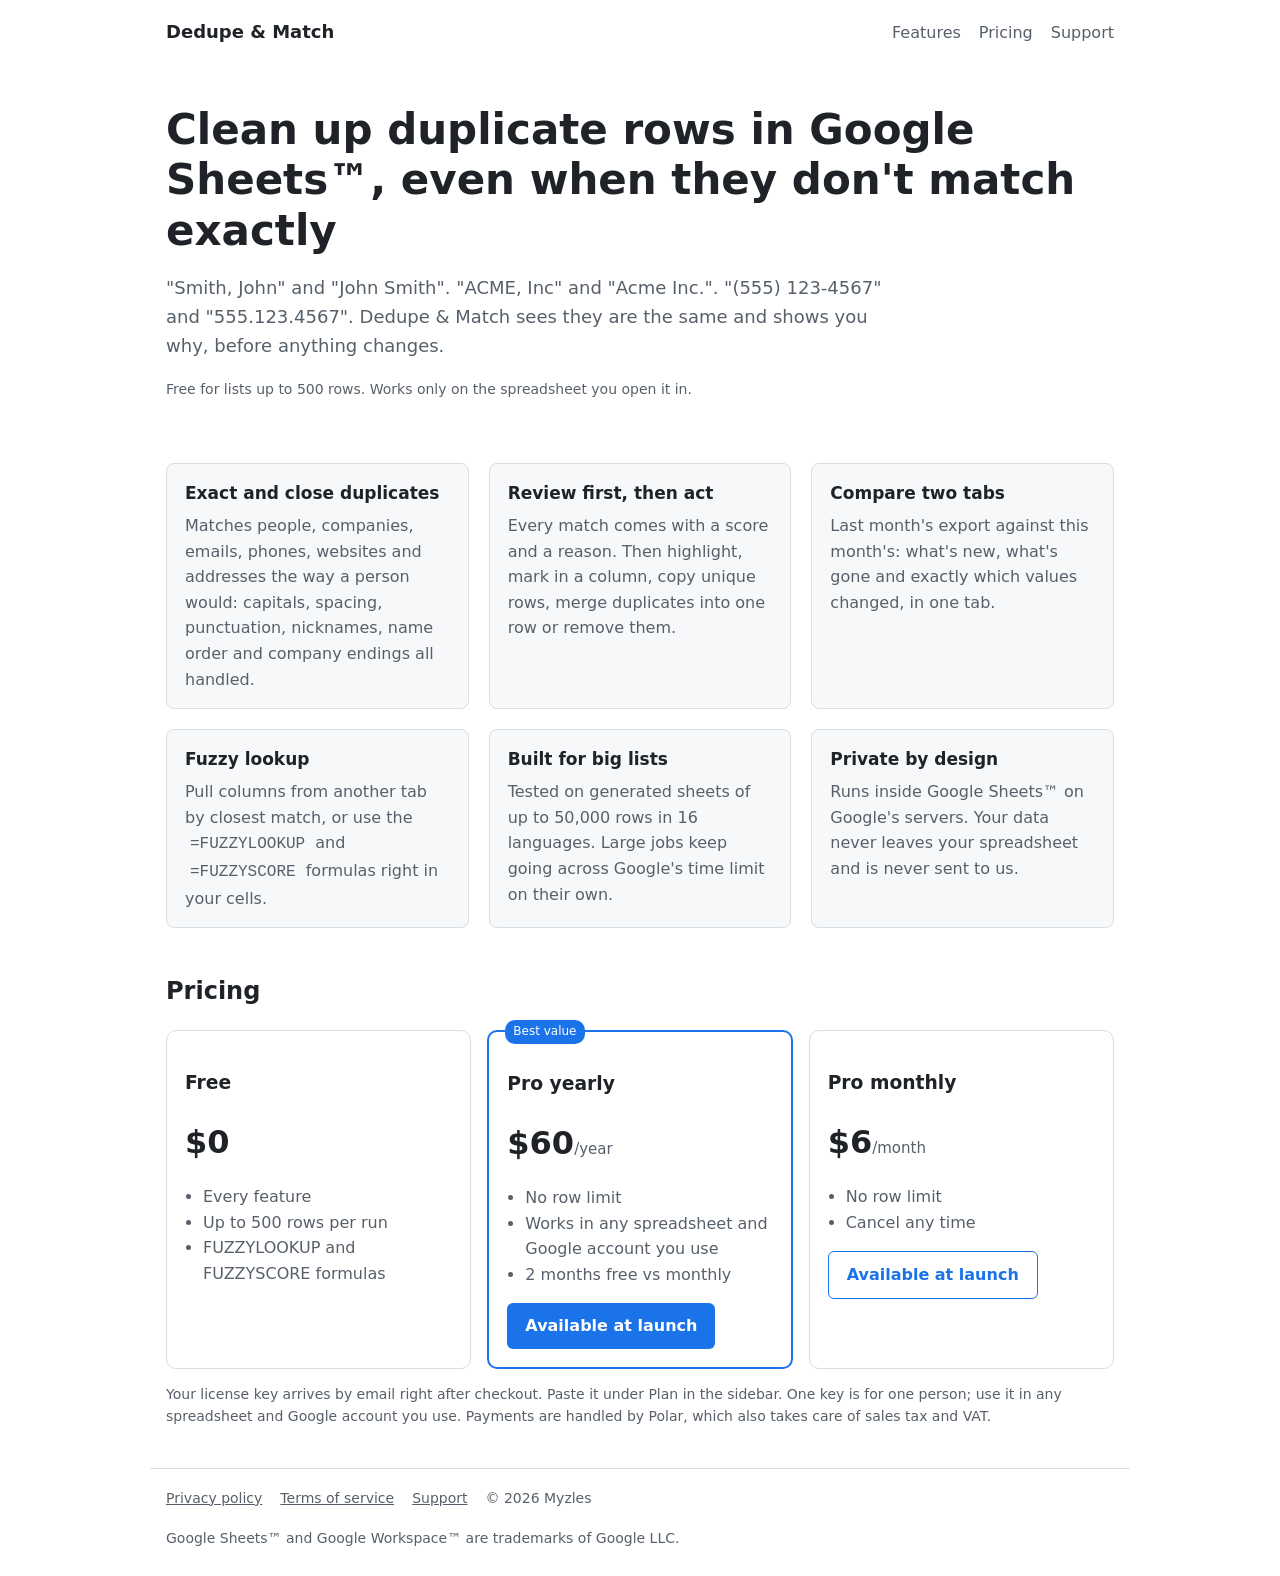
<file: index.html>
<!doctype html>
<html lang="en">
<head>
<meta charset="utf-8">
<meta name="viewport" content="width=device-width, initial-scale=1">
<title>Dedupe & Match for Google Sheets™</title>
<meta name="description" content="Find exact and fuzzy duplicates, compare two tabs and look up close matches in Google Sheets™. Free up to 500 rows per run.">
<link rel="stylesheet" href="style.css">
</head>
<body>
<header class="wrap top">
  <a class="brand" href="./">Dedupe & Match</a>
  <nav><a href="#features">Features</a><a href="#pricing">Pricing</a><a href="support.html">Support</a></nav>
</header>

<section class="wrap hero">
  <h1>Clean up duplicate rows in Google Sheets™, even when they don't match exactly</h1>
  <p class="lead">"Smith, John" and "John Smith". "ACME, Inc" and "Acme Inc.". "(555) 123-4567" and "555.123.4567". Dedupe & Match sees they are the same and shows you why, before anything changes.</p>
  <p><!-- LAUNCH-INSTALL: Marketplace install button goes here after approval (Google: no coming-soon text before OAuth review) --></p>
  <p class="small">Free for lists up to 500 rows. Works only on the spreadsheet you open it in.</p>
</section>

<section id="features" class="wrap grid">
  <div><h3>Exact and close duplicates</h3><p>Matches people, companies, emails, phones, websites and addresses the way a person would: capitals, spacing, punctuation, nicknames, name order and company endings all handled.</p></div>
  <div><h3>Review first, then act</h3><p>Every match comes with a score and a reason. Then highlight, mark in a column, copy unique rows, merge duplicates into one row or remove them.</p></div>
  <div><h3>Compare two tabs</h3><p>Last month's export against this month's: what's new, what's gone and exactly which values changed, in one tab.</p></div>
  <div><h3>Fuzzy lookup</h3><p>Pull columns from another tab by closest match, or use the <code>=FUZZYLOOKUP</code> and <code>=FUZZYSCORE</code> formulas right in your cells.</p></div>
  <div><h3>Built for big lists</h3><p>Tested on generated sheets of up to 50,000 rows in 16 languages. Large jobs keep going across Google's time limit on their own.</p></div>
  <div><h3>Private by design</h3><p>Runs inside Google Sheets™ on Google's servers. Your data never leaves your spreadsheet and is never sent to us.</p></div>
</section>

<section id="pricing" class="wrap">
  <h2>Pricing</h2>
  <div class="plans">
    <div class="plan"><h3>Free</h3><p class="price">$0</p><ul><li>Every feature</li><li>Up to 500 rows per run</li><li>FUZZYLOOKUP and FUZZYSCORE formulas</li></ul></div>
    <div class="plan best"><span class="tag">Best value</span><h3>Pro yearly</h3><p class="price">$60<span>/year</span></p><ul><li>No row limit</li><li>Works in any spreadsheet and Google account you use</li><li>2 months free vs monthly</li></ul><span class="btn">Available at launch</span><!-- LAUNCH: Polar checkout yearly --></div>
    <div class="plan"><h3>Pro monthly</h3><p class="price">$6<span>/month</span></p><ul><li>No row limit</li><li>Cancel any time</li></ul><span class="btn ghost">Available at launch</span><!-- LAUNCH: Polar checkout monthly --></div>
  </div>
  <p class="small">Your license key arrives by email right after checkout. Paste it under Plan in the sidebar. One key is for one person; use it in any spreadsheet and Google account you use. Payments are handled by Polar, which also takes care of sales tax and VAT.</p>
</section>

<footer class="wrap foot">
  <a href="privacy.html">Privacy policy</a><a href="terms.html">Terms of service</a><a href="support.html">Support</a>
  <span>© 2026 Myzles</span><span>Google Sheets™ and Google Workspace™ are trademarks of Google LLC.</span>
</footer>
</body>
</html>
</file>
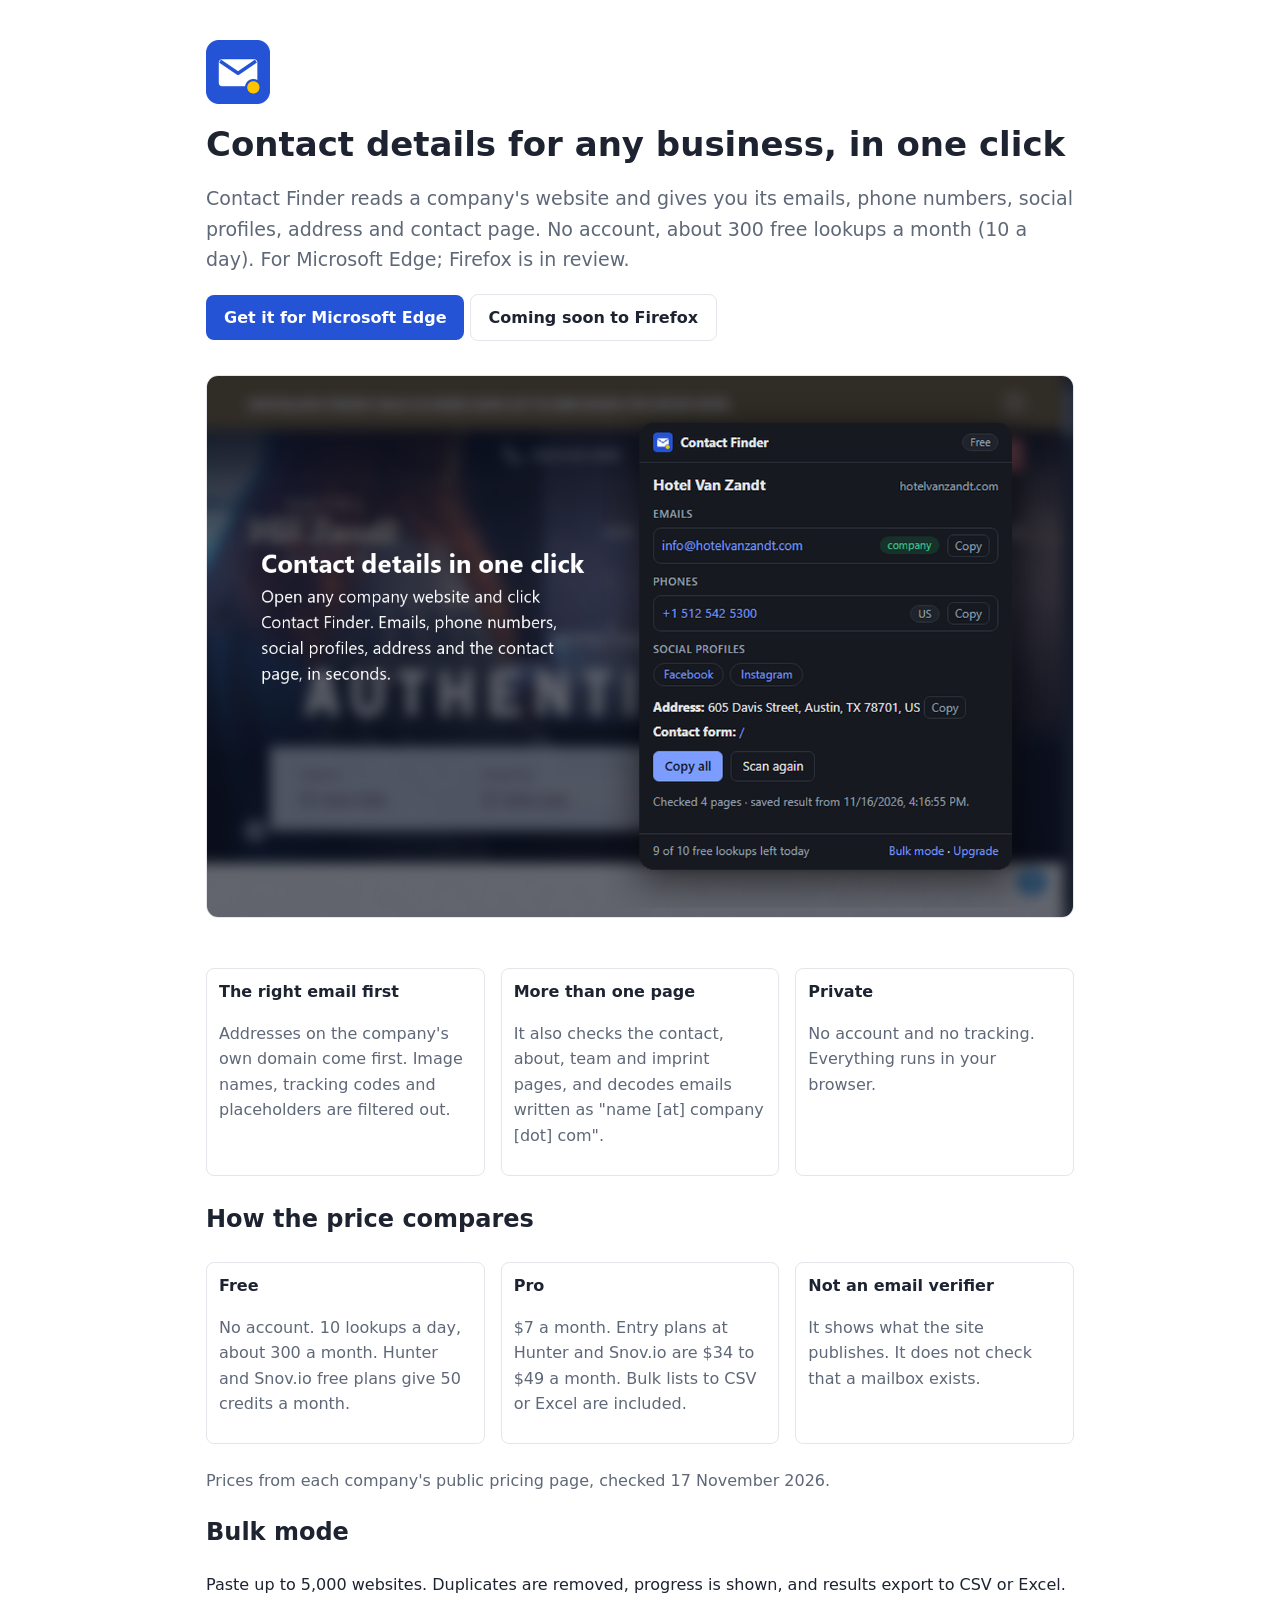
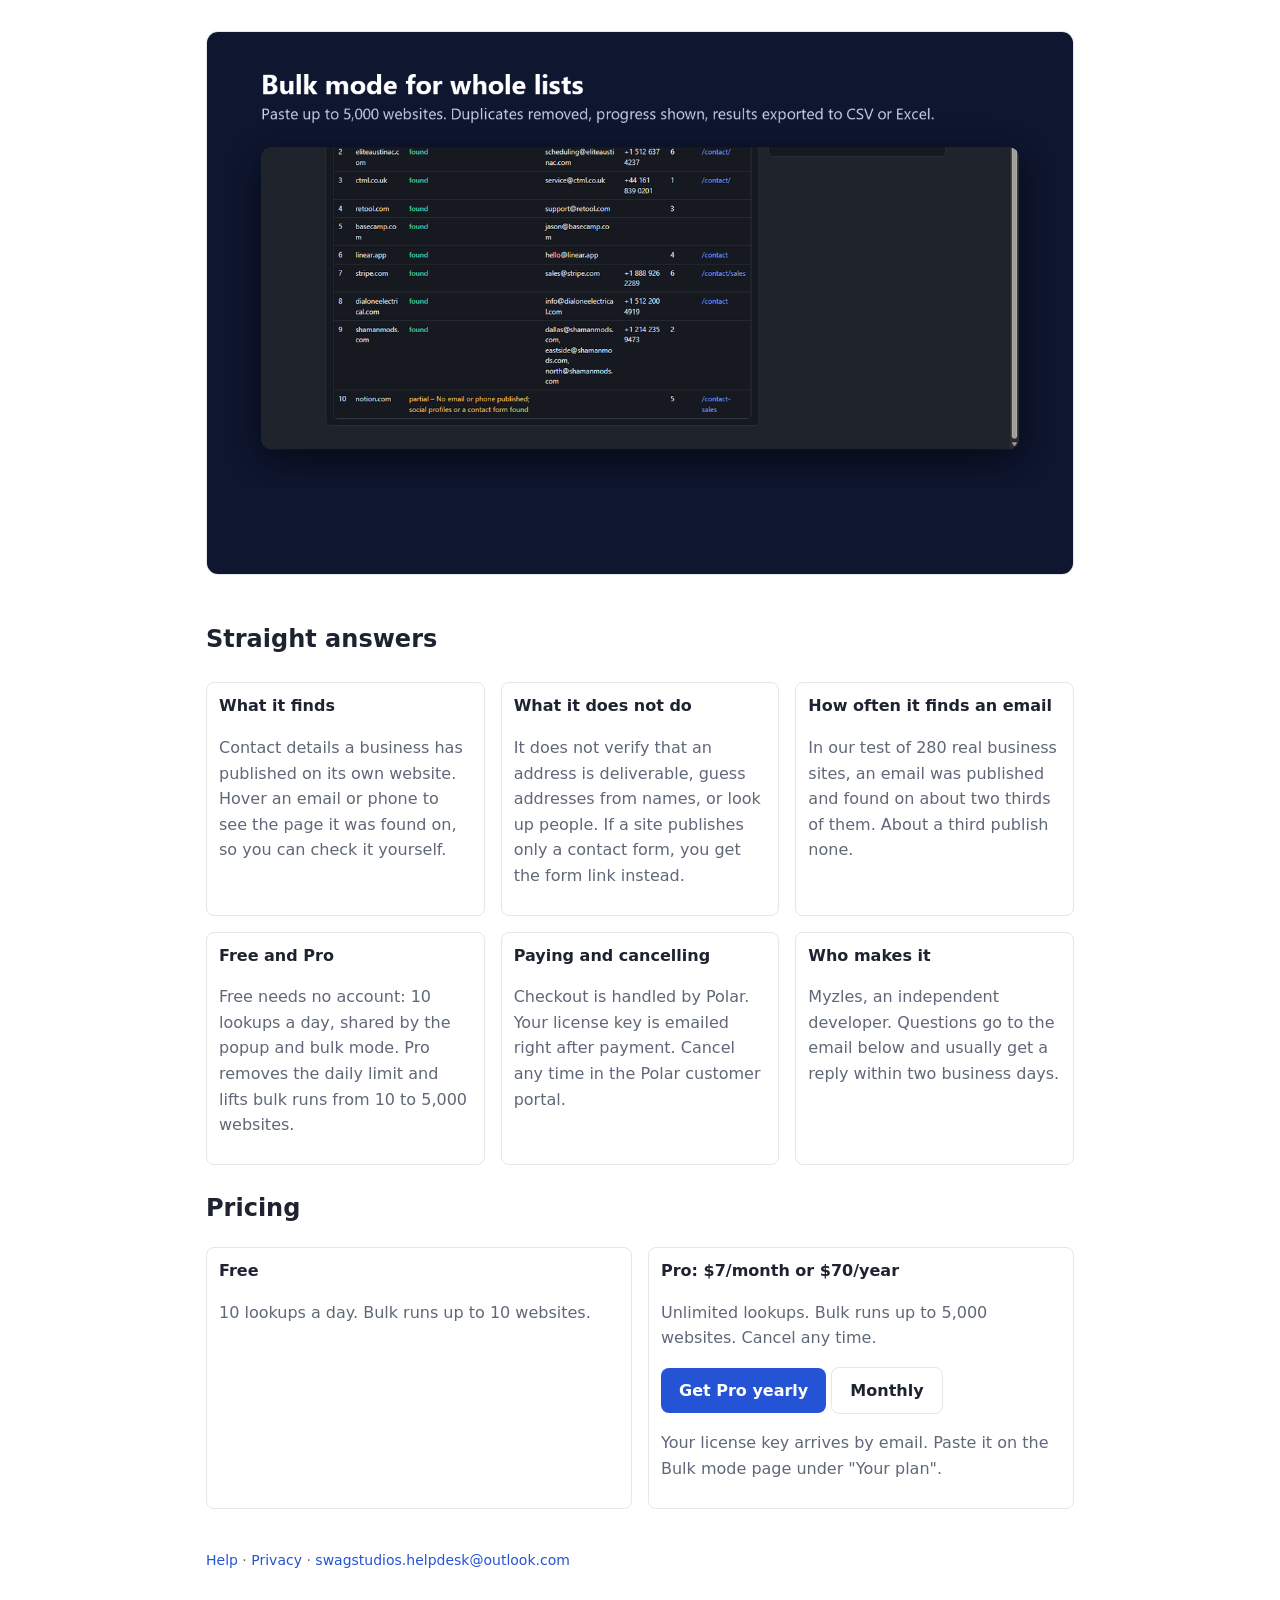
<file: contact-finder/index.html>
<!doctype html>
<html lang="en"><head><meta charset="utf-8"><meta name="viewport" content="width=device-width,initial-scale=1">
<title>Contact Finder</title><meta name="description" content="Find a company's email, phone, social profiles, address and contact page in one click. Browser extension for Microsoft Edge. Free to start, no account.">
<link rel="icon" href="icons/icon-32.png"><link rel="stylesheet" href="ui.css">
<style>body{background:var(--bg)}main{max-width:900px;margin:0 auto;padding:40px 16px 60px;font-size:16px;line-height:1.6}
h1{font-size:34px;line-height:1.2;margin:12px 0}.lead{font-size:19px;color:var(--fg2)}img.shot{width:100%;height:auto;border-radius:12px;margin:18px 0;border:1px solid var(--line)}
.grid{display:grid;grid-template-columns:repeat(auto-fit,minmax(240px,1fr));gap:16px;margin:24px 0}.price{display:grid;grid-template-columns:repeat(auto-fit,minmax(220px,1fr));gap:16px}
.btn{display:inline-block;padding:10px 18px;border-radius:8px;background:var(--brand);color:var(--on-brand);font-weight:600}.btn.ghost{background:none;border:1px solid var(--line);color:var(--fg)}
footer{margin-top:40px;color:var(--fg2);font-size:14px}</style></head>
<body><main>
<img src="icons/icon-128.png" width="64" height="64" alt="">
<h1>Contact details for any business, in one click</h1>
<p class="lead">Contact Finder reads a company's website and gives you its emails, phone numbers, social profiles, address and contact page. No account, about 300 free lookups a month (10 a day). For Microsoft Edge; Firefox is in review.</p>
<p><a class="btn" href="https://microsoftedge.microsoft.com/addons/detail/lmpahmbciihecdfbkhjmgfdibbfejnlf">Get it for Microsoft Edge</a> <span class="btn ghost">Coming soon to Firefox</span></p>
<img class="shot" src="shot-popup.png" alt="Contact Finder popup showing a company's email, phone, social profiles and address">
<div class="grid">
<div class="card"><b>The right email first</b><p class="muted">Addresses on the company's own domain come first. Image names, tracking codes and placeholders are filtered out.</p></div>
<div class="card"><b>More than one page</b><p class="muted">It also checks the contact, about, team and imprint pages, and decodes emails written as "name [at] company [dot] com".</p></div>
<div class="card"><b>Private</b><p class="muted">No account and no tracking. Everything runs in your browser.</p></div>
</div>
<h2>How the price compares</h2>
<div class="grid">
<div class="card"><b>Free</b><p class="muted">No account. 10 lookups a day, about 300 a month. Hunter and Snov.io free plans give 50 credits a month.</p></div>
<div class="card"><b>Pro</b><p class="muted">$7 a month. Entry plans at Hunter and Snov.io are $34 to $49 a month. Bulk lists to CSV or Excel are included.</p></div>
<div class="card"><b>Not an email verifier</b><p class="muted">It shows what the site publishes. It does not check that a mailbox exists.</p></div>
</div>
<p class="muted">Prices from each company's public pricing page, checked 17 November 2026.</p>
<h2>Bulk mode</h2>
<p>Paste up to 5,000 websites. Duplicates are removed, progress is shown, and results export to CSV or Excel.</p>
<img class="shot" src="shot-bulk.png" alt="Bulk mode results table with export buttons">
<h2>Straight answers</h2>
<div class="grid">
<div class="card"><b>What it finds</b><p class="muted">Contact details a business has published on its own website. Hover an email or phone to see the page it was found on, so you can check it yourself.</p></div>
<div class="card"><b>What it does not do</b><p class="muted">It does not verify that an address is deliverable, guess addresses from names, or look up people. If a site publishes only a contact form, you get the form link instead.</p></div>
<div class="card"><b>How often it finds an email</b><p class="muted">In our test of 280 real business sites, an email was published and found on about two thirds of them. About a third publish none.</p></div>
<div class="card"><b>Free and Pro</b><p class="muted">Free needs no account: 10 lookups a day, shared by the popup and bulk mode. Pro removes the daily limit and lifts bulk runs from 10 to 5,000 websites.</p></div>
<div class="card"><b>Paying and cancelling</b><p class="muted">Checkout is handled by Polar. Your license key is emailed right after payment. Cancel any time in the Polar customer portal.</p></div>
<div class="card"><b>Who makes it</b><p class="muted">Myzles, an independent developer. Questions go to the email below and usually get a reply within two business days.</p></div>
</div>
<h2>Pricing</h2>
<div class="price">
<div class="card"><b>Free</b><p class="muted">10 lookups a day. Bulk runs up to 10 websites.</p></div>
<div class="card"><b>Pro: $7/month or $70/year</b><p class="muted">Unlimited lookups. Bulk runs up to 5,000 websites. Cancel any time.</p><p><a class="btn" href="https://buy.polar.sh/polar_cl_Tb7F9M4s4Dspf6gGem6H3ChcmcWepBjruLEA62I09O8">Get Pro yearly</a> <a class="btn ghost" href="https://buy.polar.sh/polar_cl_lNjNoekP0cxMJjpz6nNeH5kkSXPTeX61s2ejO2OwJPP">Monthly</a></p><p class="muted">Your license key arrives by email. Paste it on the Bulk mode page under "Your plan".</p></div>
</div>
<footer><a href="support.html">Help</a> · <a href="privacy.html">Privacy</a> · <a href="mailto:swagstudios.helpdesk@outlook.com">swagstudios.helpdesk@outlook.com</a></footer>
</main></body></html>
</file>
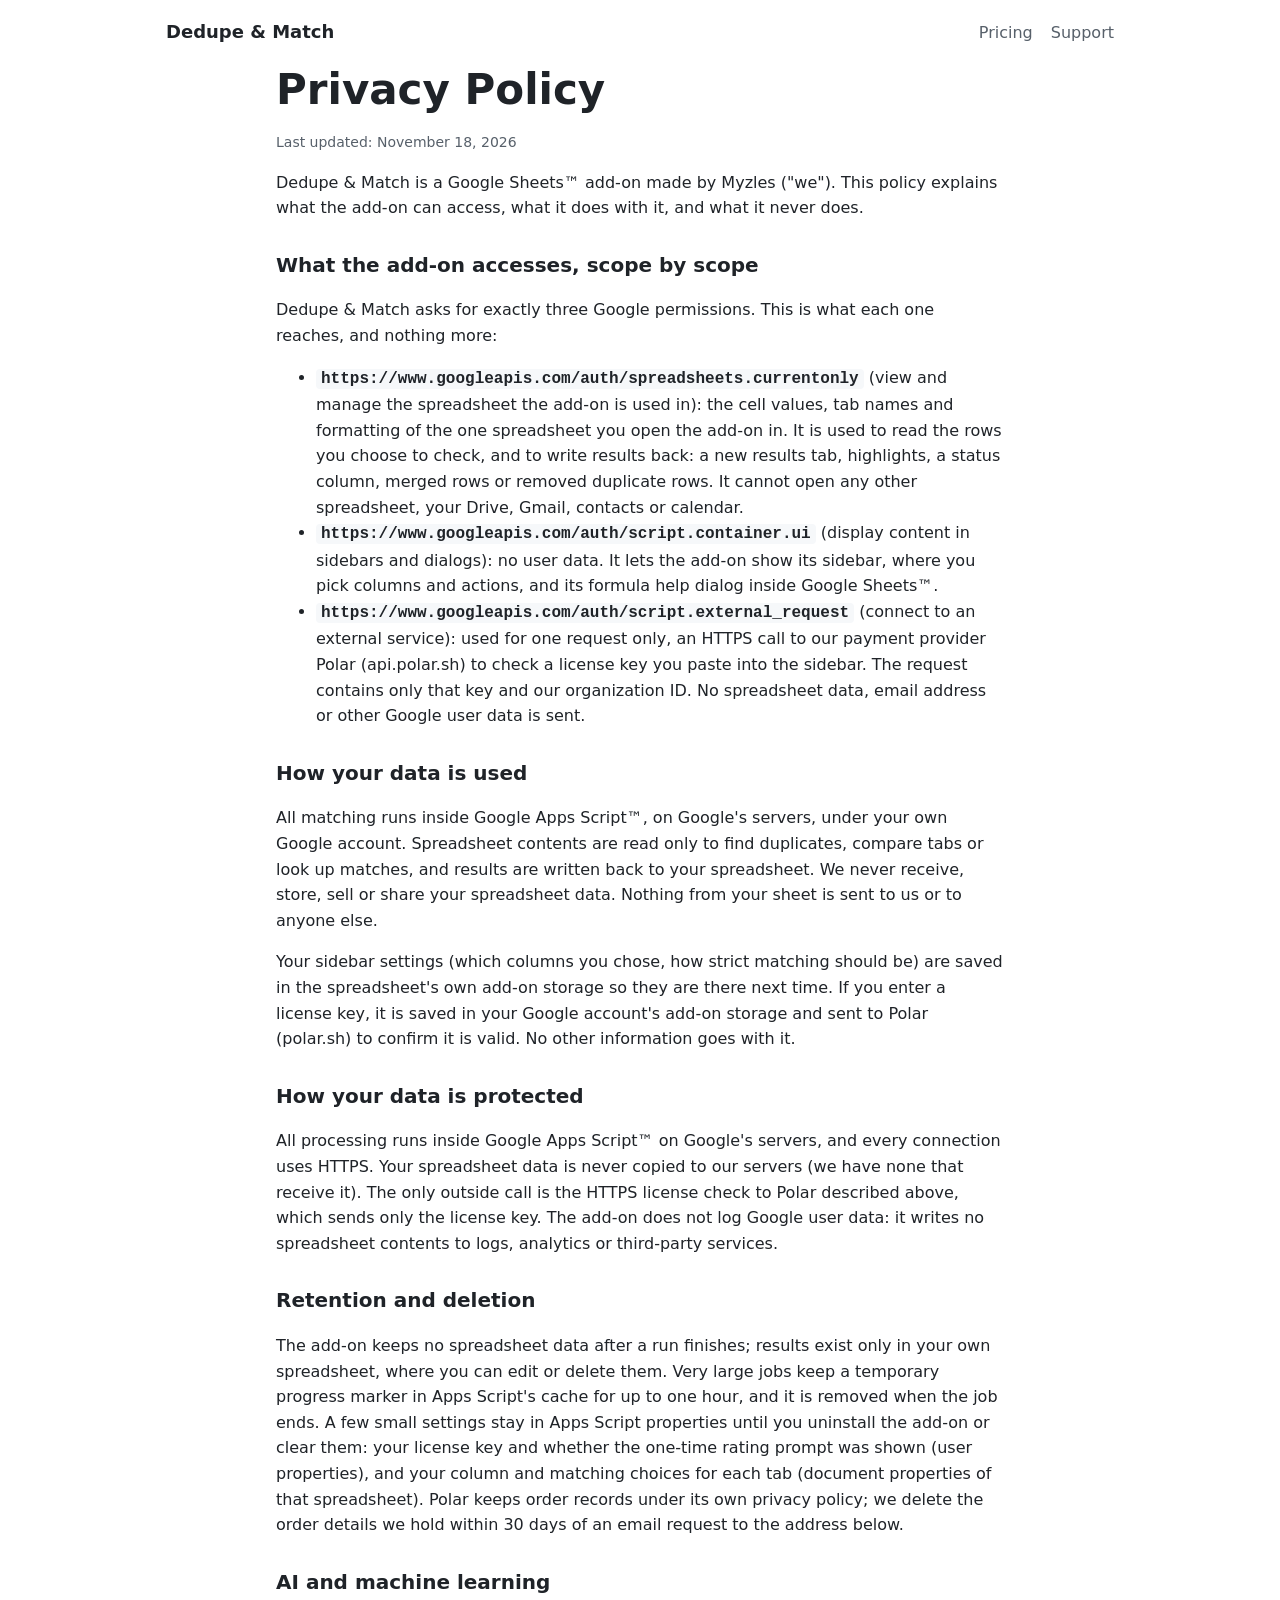
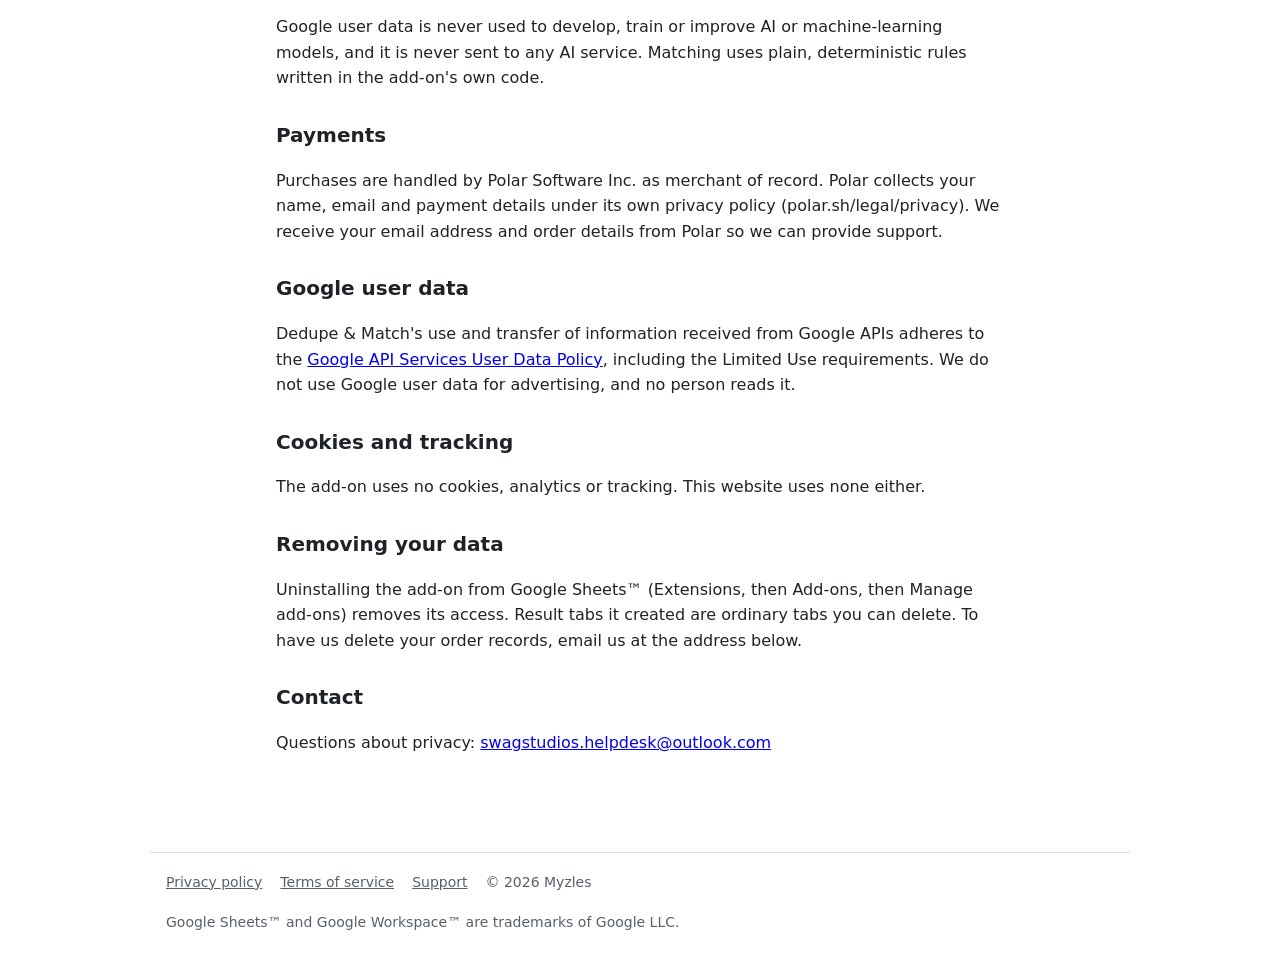
<file: privacy.html>
<!doctype html>
<html lang="en"><head><meta charset="utf-8"><meta name="viewport" content="width=device-width, initial-scale=1">
<title>Privacy Policy</title><link rel="stylesheet" href="style.css"></head>
<body>
<header class="wrap top"><a class="brand" href="./">Dedupe & Match</a><nav><a href="./#pricing">Pricing</a><a href="support.html">Support</a></nav></header>
<main class="wrap doc">
<h1>Privacy Policy</h1>
<p class="small">Last updated: November 18, 2026</p>
<p>Dedupe & Match is a Google Sheets™ add-on made by Myzles ("we"). This policy explains what the add-on can access, what it does with it, and what it never does.</p>

<h2>What the add-on accesses, scope by scope</h2>
<p>Dedupe &amp; Match asks for exactly three Google permissions. This is what each one reaches, and nothing more:</p>
<ul>
<li><b><code>https://www.googleapis.com/auth/spreadsheets.currentonly</code></b> (view and manage the spreadsheet the add-on is used in): the cell values, tab names and formatting of the one spreadsheet you open the add-on in. It is used to read the rows you choose to check, and to write results back: a new results tab, highlights, a status column, merged rows or removed duplicate rows. It cannot open any other spreadsheet, your Drive, Gmail, contacts or calendar.</li>
<li><b><code>https://www.googleapis.com/auth/script.container.ui</code></b> (display content in sidebars and dialogs): no user data. It lets the add-on show its sidebar, where you pick columns and actions, and its formula help dialog inside Google Sheets™.</li>
<li><b><code>https://www.googleapis.com/auth/script.external_request</code></b> (connect to an external service): used for one request only, an HTTPS call to our payment provider Polar (api.polar.sh) to check a license key you paste into the sidebar. The request contains only that key and our organization ID. No spreadsheet data, email address or other Google user data is sent.</li>
</ul>

<h2>How your data is used</h2>
<p>All matching runs inside Google Apps Script™, on Google's servers, under your own Google account. Spreadsheet contents are read only to find duplicates, compare tabs or look up matches, and results are written back to your spreadsheet. We never receive, store, sell or share your spreadsheet data. Nothing from your sheet is sent to us or to anyone else.</p>
<p>Your sidebar settings (which columns you chose, how strict matching should be) are saved in the spreadsheet's own add-on storage so they are there next time. If you enter a license key, it is saved in your Google account's add-on storage and sent to Polar (polar.sh) to confirm it is valid. No other information goes with it.</p>

<h2>How your data is protected</h2>
<p>All processing runs inside Google Apps Script™ on Google's servers, and every connection uses HTTPS. Your spreadsheet data is never copied to our servers (we have none that receive it). The only outside call is the HTTPS license check to Polar described above, which sends only the license key. The add-on does not log Google user data: it writes no spreadsheet contents to logs, analytics or third-party services.</p>

<h2>Retention and deletion</h2>
<p>The add-on keeps no spreadsheet data after a run finishes; results exist only in your own spreadsheet, where you can edit or delete them. Very large jobs keep a temporary progress marker in Apps Script's cache for up to one hour, and it is removed when the job ends. A few small settings stay in Apps Script properties until you uninstall the add-on or clear them: your license key and whether the one-time rating prompt was shown (user properties), and your column and matching choices for each tab (document properties of that spreadsheet). Polar keeps order records under its own privacy policy; we delete the order details we hold within 30 days of an email request to the address below.</p>

<h2>AI and machine learning</h2>
<p>Google user data is never used to develop, train or improve AI or machine-learning models, and it is never sent to any AI service. Matching uses plain, deterministic rules written in the add-on's own code.</p>

<h2>Payments</h2>
<p>Purchases are handled by Polar Software Inc. as merchant of record. Polar collects your name, email and payment details under its own privacy policy (polar.sh/legal/privacy). We receive your email address and order details from Polar so we can provide support.</p>

<h2>Google user data</h2>
<p>Dedupe & Match's use and transfer of information received from Google APIs adheres to the <a href="https://developers.google.com/terms/api-services-user-data-policy">Google API Services User Data Policy</a>, including the Limited Use requirements. We do not use Google user data for advertising, and no person reads it.</p>

<h2>Cookies and tracking</h2>
<p>The add-on uses no cookies, analytics or tracking. This website uses none either.</p>

<h2>Removing your data</h2>
<p>Uninstalling the add-on from Google Sheets™ (Extensions, then Add-ons, then Manage add-ons) removes its access. Result tabs it created are ordinary tabs you can delete. To have us delete your order records, email us at the address below.</p>

<h2>Contact</h2>
<p>Questions about privacy: <a href="mailto:swagstudios.helpdesk@outlook.com">swagstudios.helpdesk@outlook.com</a></p>
</main>
<footer class="wrap foot"><a href="privacy.html">Privacy policy</a><a href="terms.html">Terms of service</a><a href="support.html">Support</a><span>© 2026 Myzles</span><span>Google Sheets™ and Google Workspace™ are trademarks of Google LLC.</span></footer>
</body></html>
</file>
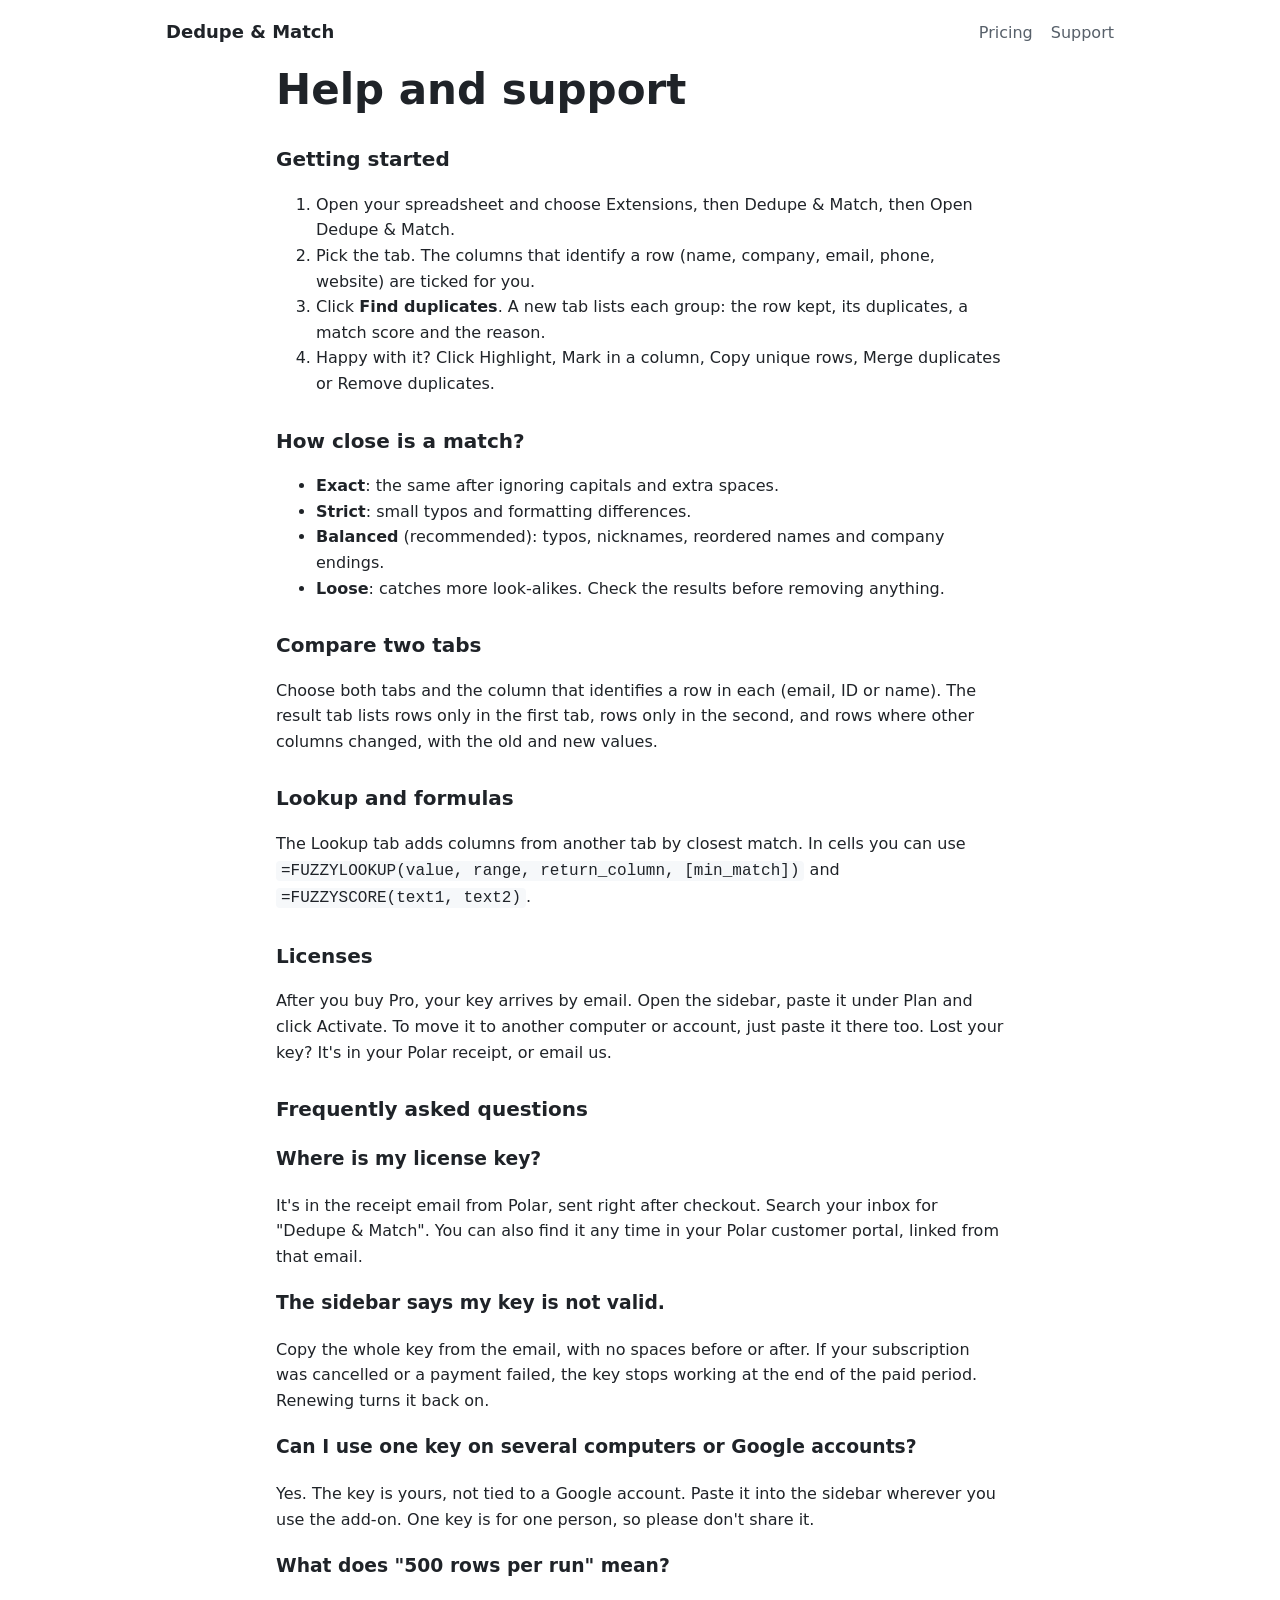
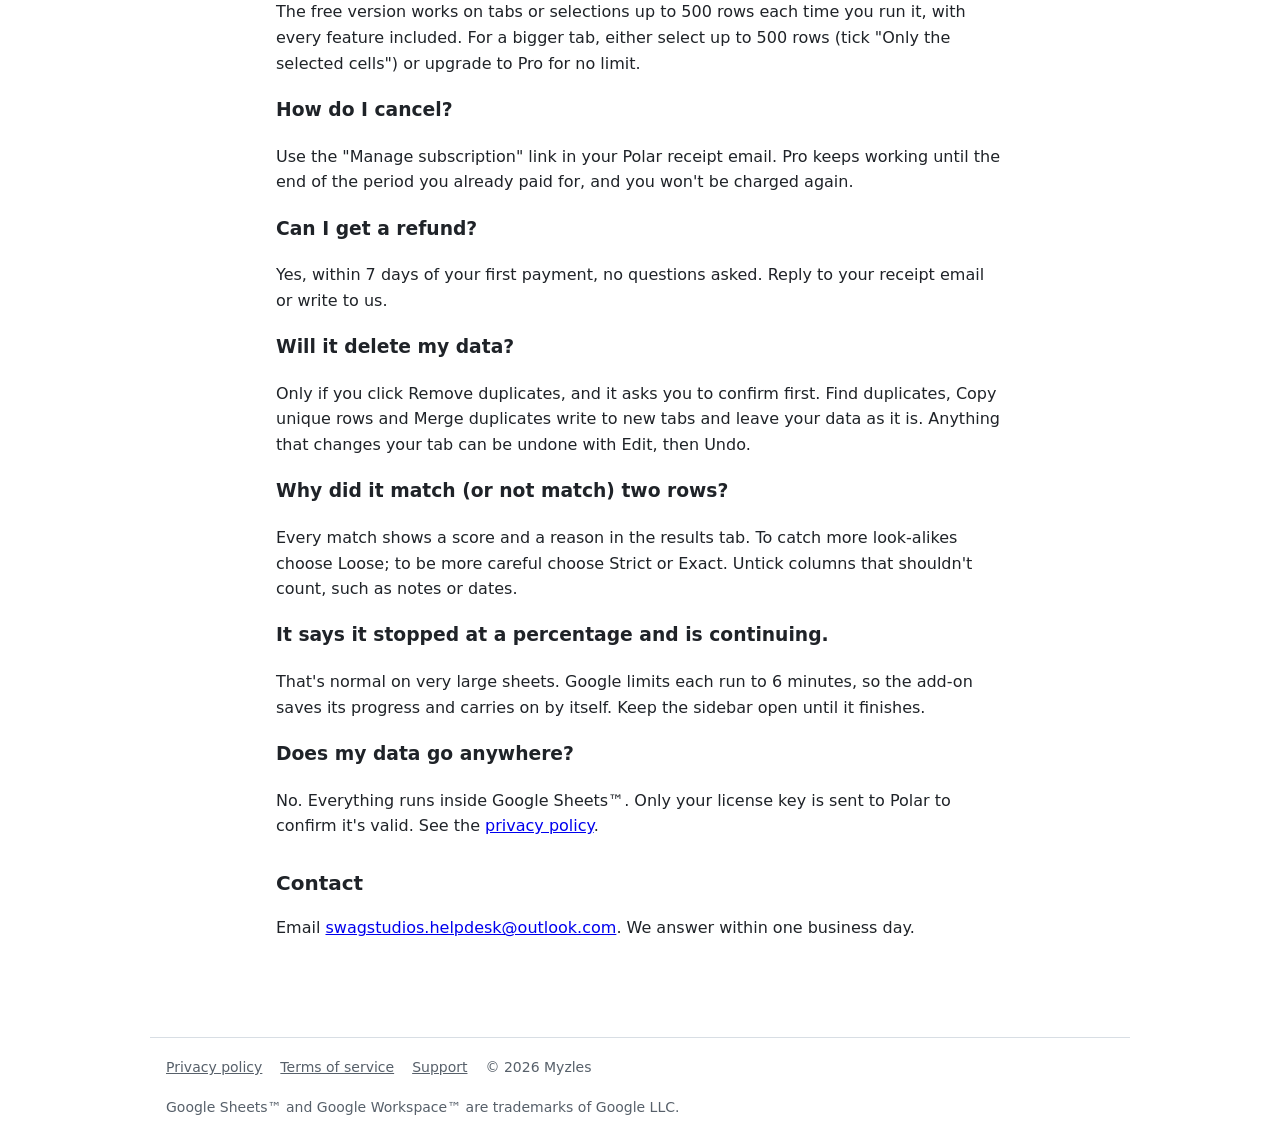
<file: support.html>
<!doctype html>
<html lang="en"><head><meta charset="utf-8"><meta name="viewport" content="width=device-width, initial-scale=1">
<title>Support</title><link rel="stylesheet" href="style.css"></head>
<body>
<header class="wrap top"><a class="brand" href="./">Dedupe & Match</a><nav><a href="./#pricing">Pricing</a><a href="support.html">Support</a></nav></header>
<main class="wrap doc">
<h1>Help and support</h1>

<h2>Getting started</h2>
<ol>
<li>Open your spreadsheet and choose Extensions, then Dedupe & Match, then Open Dedupe & Match.</li>
<li>Pick the tab. The columns that identify a row (name, company, email, phone, website) are ticked for you.</li>
<li>Click <b>Find duplicates</b>. A new tab lists each group: the row kept, its duplicates, a match score and the reason.</li>
<li>Happy with it? Click Highlight, Mark in a column, Copy unique rows, Merge duplicates or Remove duplicates.</li>
</ol>

<h2>How close is a match?</h2>
<ul>
<li><b>Exact</b>: the same after ignoring capitals and extra spaces.</li>
<li><b>Strict</b>: small typos and formatting differences.</li>
<li><b>Balanced</b> (recommended): typos, nicknames, reordered names and company endings.</li>
<li><b>Loose</b>: catches more look-alikes. Check the results before removing anything.</li>
</ul>

<h2>Compare two tabs</h2>
<p>Choose both tabs and the column that identifies a row in each (email, ID or name). The result tab lists rows only in the first tab, rows only in the second, and rows where other columns changed, with the old and new values.</p>

<h2>Lookup and formulas</h2>
<p>The Lookup tab adds columns from another tab by closest match. In cells you can use <code>=FUZZYLOOKUP(value, range, return_column, [min_match])</code> and <code>=FUZZYSCORE(text1, text2)</code>.</p>

<h2>Licenses</h2>
<p>After you buy Pro, your key arrives by email. Open the sidebar, paste it under Plan and click Activate. To move it to another computer or account, just paste it there too. Lost your key? It's in your Polar receipt, or email us.</p>

<h2>Frequently asked questions</h2>

<h3>Where is my license key?</h3>
<p>It's in the receipt email from Polar, sent right after checkout. Search your inbox for "Dedupe & Match". You can also find it any time in your Polar customer portal, linked from that email.</p>

<h3>The sidebar says my key is not valid.</h3>
<p>Copy the whole key from the email, with no spaces before or after. If your subscription was cancelled or a payment failed, the key stops working at the end of the paid period. Renewing turns it back on.</p>

<h3>Can I use one key on several computers or Google accounts?</h3>
<p>Yes. The key is yours, not tied to a Google account. Paste it into the sidebar wherever you use the add-on. One key is for one person, so please don't share it.</p>

<h3>What does "500 rows per run" mean?</h3>
<p>The free version works on tabs or selections up to 500 rows each time you run it, with every feature included. For a bigger tab, either select up to 500 rows (tick "Only the selected cells") or upgrade to Pro for no limit.</p>

<h3>How do I cancel?</h3>
<p>Use the "Manage subscription" link in your Polar receipt email. Pro keeps working until the end of the period you already paid for, and you won't be charged again.</p>

<h3>Can I get a refund?</h3>
<p>Yes, within 7 days of your first payment, no questions asked. Reply to your receipt email or write to us.</p>

<h3>Will it delete my data?</h3>
<p>Only if you click Remove duplicates, and it asks you to confirm first. Find duplicates, Copy unique rows and Merge duplicates write to new tabs and leave your data as it is. Anything that changes your tab can be undone with Edit, then Undo.</p>

<h3>Why did it match (or not match) two rows?</h3>
<p>Every match shows a score and a reason in the results tab. To catch more look-alikes choose Loose; to be more careful choose Strict or Exact. Untick columns that shouldn't count, such as notes or dates.</p>

<h3>It says it stopped at a percentage and is continuing.</h3>
<p>That's normal on very large sheets. Google limits each run to 6 minutes, so the add-on saves its progress and carries on by itself. Keep the sidebar open until it finishes.</p>

<h3>Does my data go anywhere?</h3>
<p>No. Everything runs inside Google Sheets™. Only your license key is sent to Polar to confirm it's valid. See the <a href="privacy.html">privacy policy</a>.</p>

<h2>Contact</h2>
<p>Email <a href="mailto:swagstudios.helpdesk@outlook.com">swagstudios.helpdesk@outlook.com</a>. We answer within one business day.</p>
</main>
<footer class="wrap foot"><a href="privacy.html">Privacy policy</a><a href="terms.html">Terms of service</a><a href="support.html">Support</a><span>© 2026 Myzles</span><span>Google Sheets™ and Google Workspace™ are trademarks of Google LLC.</span></footer>
</body></html>
</file>
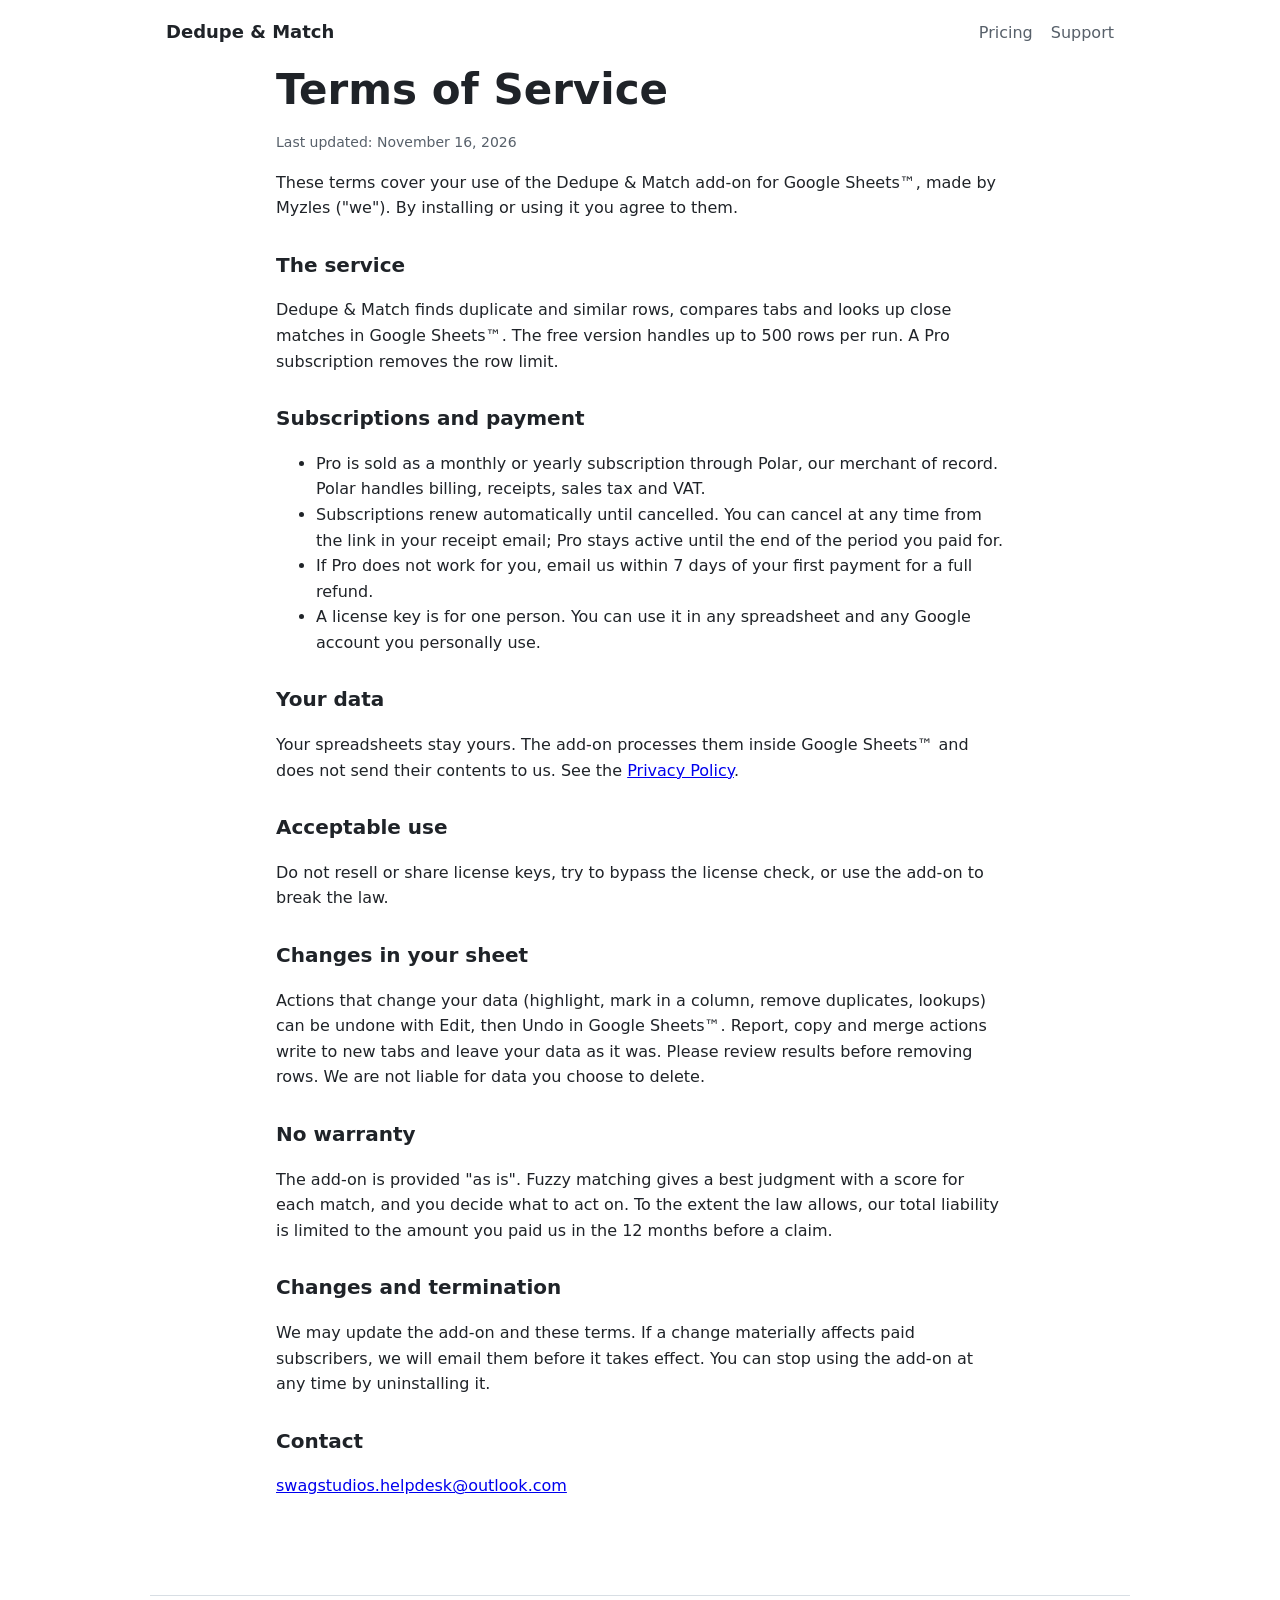
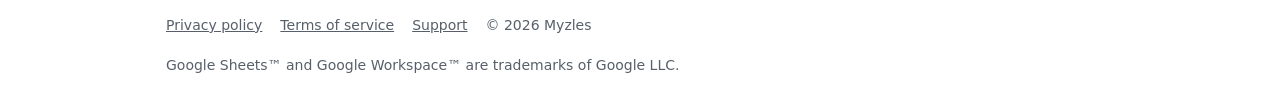
<file: terms.html>
<!doctype html>
<html lang="en"><head><meta charset="utf-8"><meta name="viewport" content="width=device-width, initial-scale=1">
<title>Terms of Service</title><link rel="stylesheet" href="style.css"></head>
<body>
<header class="wrap top"><a class="brand" href="./">Dedupe & Match</a><nav><a href="./#pricing">Pricing</a><a href="support.html">Support</a></nav></header>
<main class="wrap doc">
<h1>Terms of Service</h1>
<p class="small">Last updated: November 16, 2026</p>
<p>These terms cover your use of the Dedupe & Match add-on for Google Sheets™, made by Myzles ("we"). By installing or using it you agree to them.</p>

<h2>The service</h2>
<p>Dedupe & Match finds duplicate and similar rows, compares tabs and looks up close matches in Google Sheets™. The free version handles up to 500 rows per run. A Pro subscription removes the row limit.</p>

<h2>Subscriptions and payment</h2>
<ul>
<li>Pro is sold as a monthly or yearly subscription through Polar, our merchant of record. Polar handles billing, receipts, sales tax and VAT.</li>
<li>Subscriptions renew automatically until cancelled. You can cancel at any time from the link in your receipt email; Pro stays active until the end of the period you paid for.</li>
<li>If Pro does not work for you, email us within 7 days of your first payment for a full refund.</li>
<li>A license key is for one person. You can use it in any spreadsheet and any Google account you personally use.</li>
</ul>

<h2>Your data</h2>
<p>Your spreadsheets stay yours. The add-on processes them inside Google Sheets™ and does not send their contents to us. See the <a href="privacy.html">Privacy Policy</a>.</p>

<h2>Acceptable use</h2>
<p>Do not resell or share license keys, try to bypass the license check, or use the add-on to break the law.</p>

<h2>Changes in your sheet</h2>
<p>Actions that change your data (highlight, mark in a column, remove duplicates, lookups) can be undone with Edit, then Undo in Google Sheets™. Report, copy and merge actions write to new tabs and leave your data as it was. Please review results before removing rows. We are not liable for data you choose to delete.</p>

<h2>No warranty</h2>
<p>The add-on is provided "as is". Fuzzy matching gives a best judgment with a score for each match, and you decide what to act on. To the extent the law allows, our total liability is limited to the amount you paid us in the 12 months before a claim.</p>

<h2>Changes and termination</h2>
<p>We may update the add-on and these terms. If a change materially affects paid subscribers, we will email them before it takes effect. You can stop using the add-on at any time by uninstalling it.</p>

<h2>Contact</h2>
<p><a href="mailto:swagstudios.helpdesk@outlook.com">swagstudios.helpdesk@outlook.com</a></p>
</main>
<footer class="wrap foot"><a href="privacy.html">Privacy policy</a><a href="terms.html">Terms of service</a><a href="support.html">Support</a><span>© 2026 Myzles</span><span>Google Sheets™ and Google Workspace™ are trademarks of Google LLC.</span></footer>
</body></html>
</file>
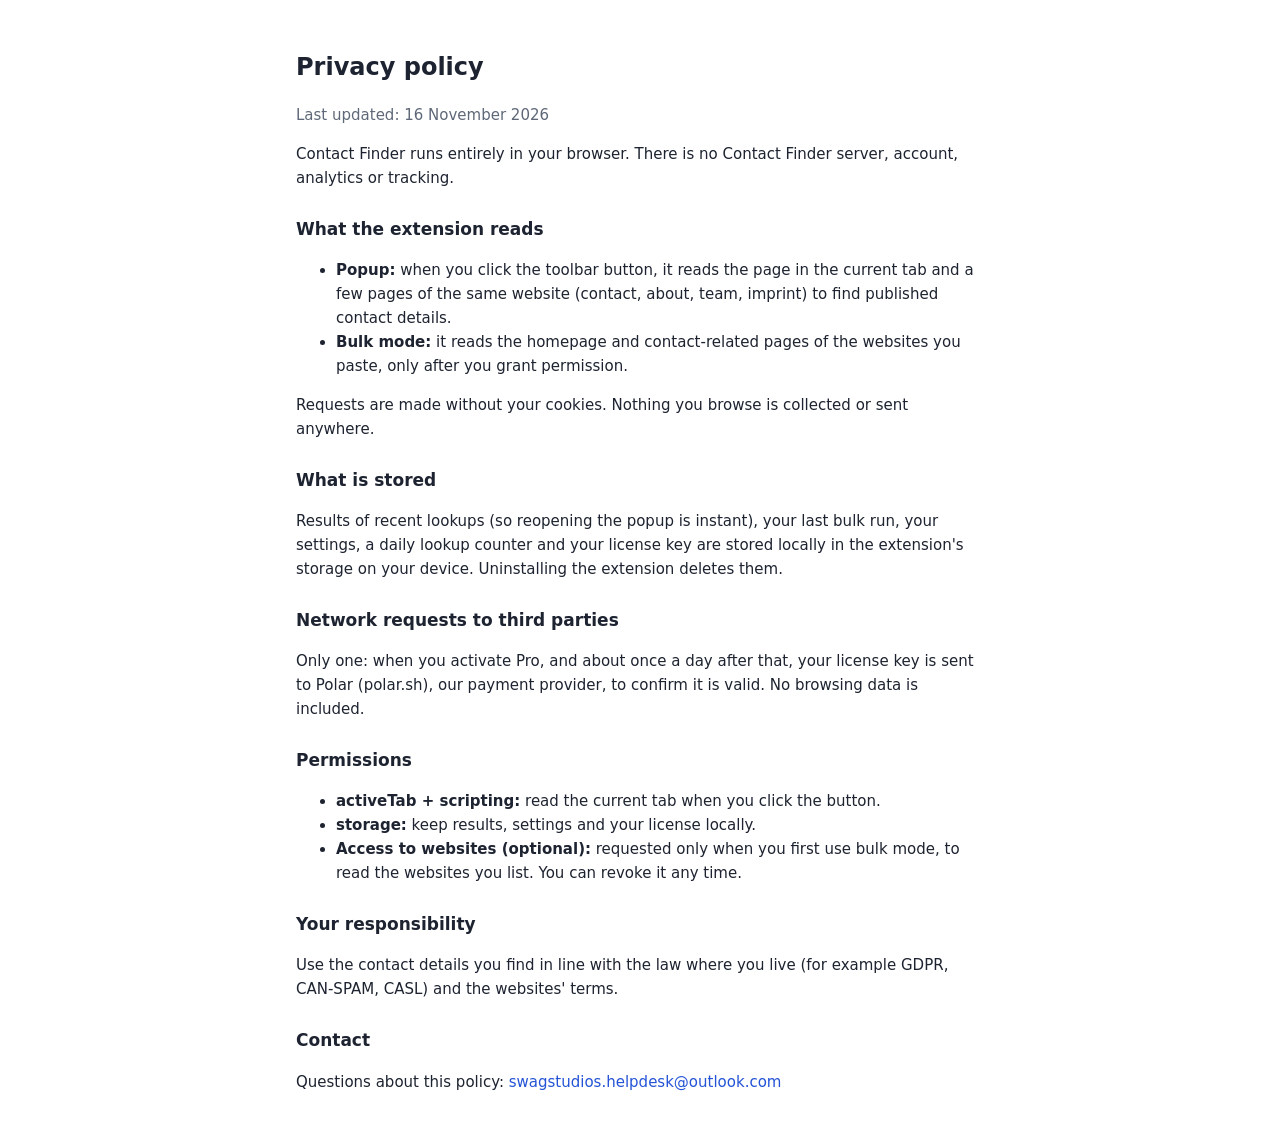
<file: contact-finder/privacy.html>
<!doctype html><html lang="en"><head><meta charset="utf-8"><meta name="viewport" content="width=device-width,initial-scale=1"><title>Contact Finder – Privacy</title><link rel="stylesheet" href="ui.css"><style>body{background:var(--bg)}main{max-width:720px;margin:0 auto;padding:32px 16px;font-size:15px;line-height:1.6}h1{font-size:24px}h2{font-size:17px;margin-top:26px}</style></head><body><main><h1>Privacy policy</h1><p class="muted">Last updated: 16 November 2026</p><p>Contact Finder runs entirely in your browser. There is no Contact Finder server, account, analytics or tracking.</p><h2>What the extension reads</h2><ul><li><b>Popup:</b> when you click the toolbar button, it reads the page in the current tab and a few pages of the same website (contact, about, team, imprint) to find published contact details.</li><li><b>Bulk mode:</b> it reads the homepage and contact-related pages of the websites you paste, only after you grant permission.</li></ul><p>Requests are made without your cookies. Nothing you browse is collected or sent anywhere.</p><h2>What is stored</h2><p>Results of recent lookups (so reopening the popup is instant), your last bulk run, your settings, a daily lookup counter and your license key are stored locally in the extension's storage on your device. Uninstalling the extension deletes them.</p><h2>Network requests to third parties</h2><p>Only one: when you activate Pro, and about once a day after that, your license key is sent to Polar (polar.sh), our payment provider, to confirm it is valid. No browsing data is included.</p><h2>Permissions</h2><ul><li><b>activeTab + scripting:</b> read the current tab when you click the button.</li><li><b>storage:</b> keep results, settings and your license locally.</li><li><b>Access to websites (optional):</b> requested only when you first use bulk mode, to read the websites you list. You can revoke it any time.</li></ul><h2>Your responsibility</h2><p>Use the contact details you find in line with the law where you live (for example GDPR, CAN-SPAM, CASL) and the websites' terms.</p><h2>Contact</h2><p>Questions about this policy: <a href="mailto:swagstudios.helpdesk@outlook.com">swagstudios.helpdesk@outlook.com</a></p></main></body></html>
</file>
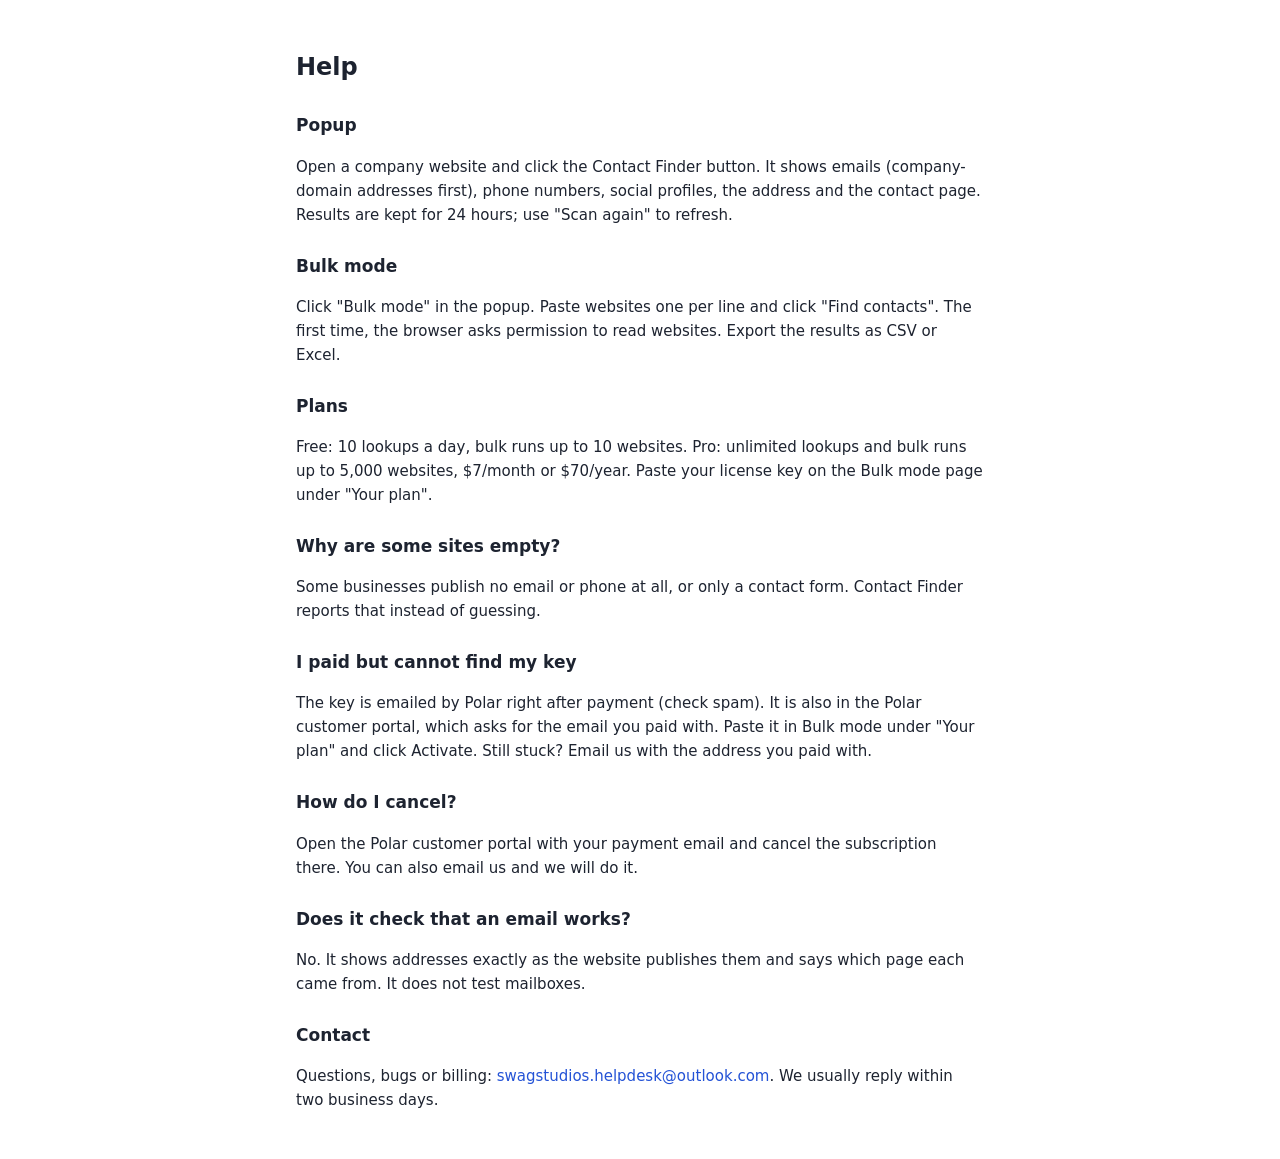
<file: contact-finder/support.html>
<!doctype html><html lang="en"><head><meta charset="utf-8"><meta name="viewport" content="width=device-width,initial-scale=1"><title>Contact Finder – Help</title><link rel="stylesheet" href="ui.css"><style>body{background:var(--bg)}main{max-width:720px;margin:0 auto;padding:32px 16px;font-size:15px;line-height:1.6}h1{font-size:24px}h2{font-size:17px;margin-top:26px}</style></head><body><main><h1>Help</h1><h2>Popup</h2><p>Open a company website and click the Contact Finder button. It shows emails (company-domain addresses first), phone numbers, social profiles, the address and the contact page. Results are kept for 24 hours; use "Scan again" to refresh.</p><h2>Bulk mode</h2><p>Click "Bulk mode" in the popup. Paste websites one per line and click "Find contacts". The first time, the browser asks permission to read websites. Export the results as CSV or Excel.</p><h2>Plans</h2><p>Free: 10 lookups a day, bulk runs up to 10 websites. Pro: unlimited lookups and bulk runs up to 5,000 websites, $7/month or $70/year. Paste your license key on the Bulk mode page under "Your plan".</p><h2>Why are some sites empty?</h2><p>Some businesses publish no email or phone at all, or only a contact form. Contact Finder reports that instead of guessing.</p><h2>I paid but cannot find my key</h2><p>The key is emailed by Polar right after payment (check spam). It is also in the Polar customer portal, which asks for the email you paid with. Paste it in Bulk mode under "Your plan" and click Activate. Still stuck? Email us with the address you paid with.</p>
<h2>How do I cancel?</h2><p>Open the Polar customer portal with your payment email and cancel the subscription there. You can also email us and we will do it.</p>
<h2>Does it check that an email works?</h2><p>No. It shows addresses exactly as the website publishes them and says which page each came from. It does not test mailboxes.</p>
<h2>Contact</h2><p>Questions, bugs or billing: <a href="mailto:swagstudios.helpdesk@outlook.com">swagstudios.helpdesk@outlook.com</a>. We usually reply within two business days.</p></main></body></html>
</file>
<file: style.css>
:root { --ink: #1f2328; --muted: #57606a; --line: #d8dee4; --accent: #1a73e8; --bg: #ffffff; --soft: #f6f8fa; }
@media (prefers-color-scheme: dark) { :root { --ink: #e6edf3; --muted: #9aa4af; --line: #30363d; --accent: #6ea8fe; --bg: #0d1117; --soft: #161b22; } }
* { box-sizing: border-box; }
body { margin: 0; font: 16px/1.6 system-ui, -apple-system, "Segoe UI", Roboto, Arial, sans-serif; color: var(--ink); background: var(--bg); }
.wrap { max-width: 980px; margin: 0 auto; padding: 0 16px; }
.top { display: flex; justify-content: space-between; align-items: center; padding-top: 18px; padding-bottom: 18px; flex-wrap: wrap; gap: 8px; }
.brand { font-weight: 700; color: var(--ink); text-decoration: none; font-size: 18px; }
nav a { margin-left: 18px; color: var(--muted); text-decoration: none; }
.hero { padding: 40px 16px 24px; }
h1 { font-size: clamp(28px, 5vw, 42px); line-height: 1.2; margin: 0 0 16px; }
.lead { font-size: 18px; color: var(--muted); max-width: 720px; }
.btn { display: inline-block; background: var(--accent); color: #fff; padding: 10px 18px; border-radius: 6px; text-decoration: none; font-weight: 600; }
.btn.ghost { background: transparent; color: var(--accent); border: 1px solid var(--accent); }
.small { color: var(--muted); font-size: 14px; }
.grid { display: grid; grid-template-columns: repeat(auto-fit, minmax(260px, 1fr)); gap: 20px; padding-top: 24px; padding-bottom: 24px; }
.grid div { background: var(--soft); border: 1px solid var(--line); border-radius: 8px; padding: 16px 18px; }
.grid h3 { margin: 0 0 6px; font-size: 17px; }
.grid p { margin: 0; color: var(--muted); }
.plans { display: grid; grid-template-columns: repeat(auto-fit, minmax(240px, 1fr)); gap: 16px; }
.plan { border: 1px solid var(--line); border-radius: 10px; padding: 18px; position: relative; }
.plan.best { border: 2px solid var(--accent); }
.tag { position: absolute; top: -12px; left: 16px; background: var(--accent); color: #fff; font-size: 12px; padding: 2px 8px; border-radius: 10px; }
.price { font-size: 32px; font-weight: 700; margin: 4px 0; }
.price span { font-size: 15px; color: var(--muted); font-weight: 400; }
.plan ul { padding-left: 18px; color: var(--muted); }
.foot { border-top: 1px solid var(--line); margin-top: 40px; padding-top: 18px; padding-bottom: 30px; display: flex; gap: 18px; flex-wrap: wrap; color: var(--muted); font-size: 14px; }
.foot a { color: var(--muted); }
.doc { max-width: 760px; padding-bottom: 40px; }
.doc h2 { margin-top: 28px; font-size: 20px; }
code { background: var(--soft); padding: 1px 5px; border-radius: 4px; }
</file>
<file: contact-finder/ui.css>
:root { --bg:#fff; --bg2:#f4f5f7; --fg:#1d2330; --fg2:#5f6878; --line:#e3e6eb; --brand:#2453d6; --brand-h:#1c44b4; --brand-bg:#edf2ff; --ok:#13795b; --ok-bg:#e8f6f0; --warn-bg:#fff7e6; --warn:#8a5a00; --bad:#b3261e; --bad-bg:#fdeeee; --r:8px; --on-brand:#fff; }
@media (prefers-color-scheme: dark) { :root:not([data-theme="light"]) { --bg:#16191f; --bg2:#1f232b; --fg:#e8eaee; --fg2:#9aa3b2; --line:#2e333d; --brand:#7c9dff; --brand-h:#9bb4ff; --brand-bg:#1e2740; --ok:#4cc79a; --ok-bg:#16322a; --warn-bg:#352a12; --warn:#f0c46a; --bad:#ff8a80; --bad-bg:#3a1d1d; --on-brand:#0b1020; } }
:root[data-theme="dark"] { --bg:#16191f; --bg2:#1f232b; --fg:#e8eaee; --fg2:#9aa3b2; --line:#2e333d; --brand:#7c9dff; --brand-h:#9bb4ff; --brand-bg:#1e2740; --ok:#4cc79a; --ok-bg:#16322a; --warn-bg:#352a12; --warn:#f0c46a; --bad:#ff8a80; --bad-bg:#3a1d1d; --on-brand:#0b1020; }
* { box-sizing: border-box; }
html, body { margin: 0; background: var(--bg); color: var(--fg); }
body { font: 13px/1.45 system-ui, -apple-system, "Segoe UI", Roboto, sans-serif; }
[hidden] { display: none !important; }
a { color: var(--brand); text-decoration: none; }
a:hover { text-decoration: underline; }
button, input, textarea, select { font: inherit; color: inherit; }
button { cursor: pointer; border: 1px solid var(--line); background: var(--bg); border-radius: 6px; padding: 5px 11px; }
button:hover { background: var(--bg2); }
button:disabled { opacity: .5; cursor: default; }
button.primary { background: var(--brand); border-color: var(--brand); color: var(--on-brand); font-weight: 600; }
button.primary:hover { background: var(--brand-h); }
button.link { border: 0; background: none; color: var(--brand); padding: 0; }
button.icon { padding: 2px 7px; font-size: 12px; color: var(--fg2); }
:focus-visible { outline: 2px solid var(--brand); outline-offset: 1px; }
.muted { color: var(--fg2); }
.small { font-size: 12px; }
.pill { display: inline-block; font-size: 11px; padding: 0 7px; border-radius: 999px; background: var(--bg2); color: var(--fg2); border: 1px solid var(--line); white-space: nowrap; }
.pill.ok { background: var(--ok-bg); color: var(--ok); border-color: transparent; }
.pill.pro { background: var(--brand-bg); color: var(--brand); border-color: transparent; font-weight: 600; }
.card { border: 1px solid var(--line); border-radius: var(--r); padding: 10px 12px; background: var(--bg); }
.card.warn { background: var(--warn-bg); border-color: transparent; color: var(--warn); }
.card.bad { background: var(--bad-bg); border-color: transparent; color: var(--bad); }
input[type=text], textarea, select { width: 100%; border: 1px solid var(--line); border-radius: 6px; padding: 6px 8px; background: var(--bg); }
.spinner { width: 16px; height: 16px; border: 2px solid var(--line); border-top-color: var(--brand); border-radius: 50%; animation: spin .8s linear infinite; display: inline-block; vertical-align: -3px; }
@keyframes spin { to { transform: rotate(360deg); } }
</file>
